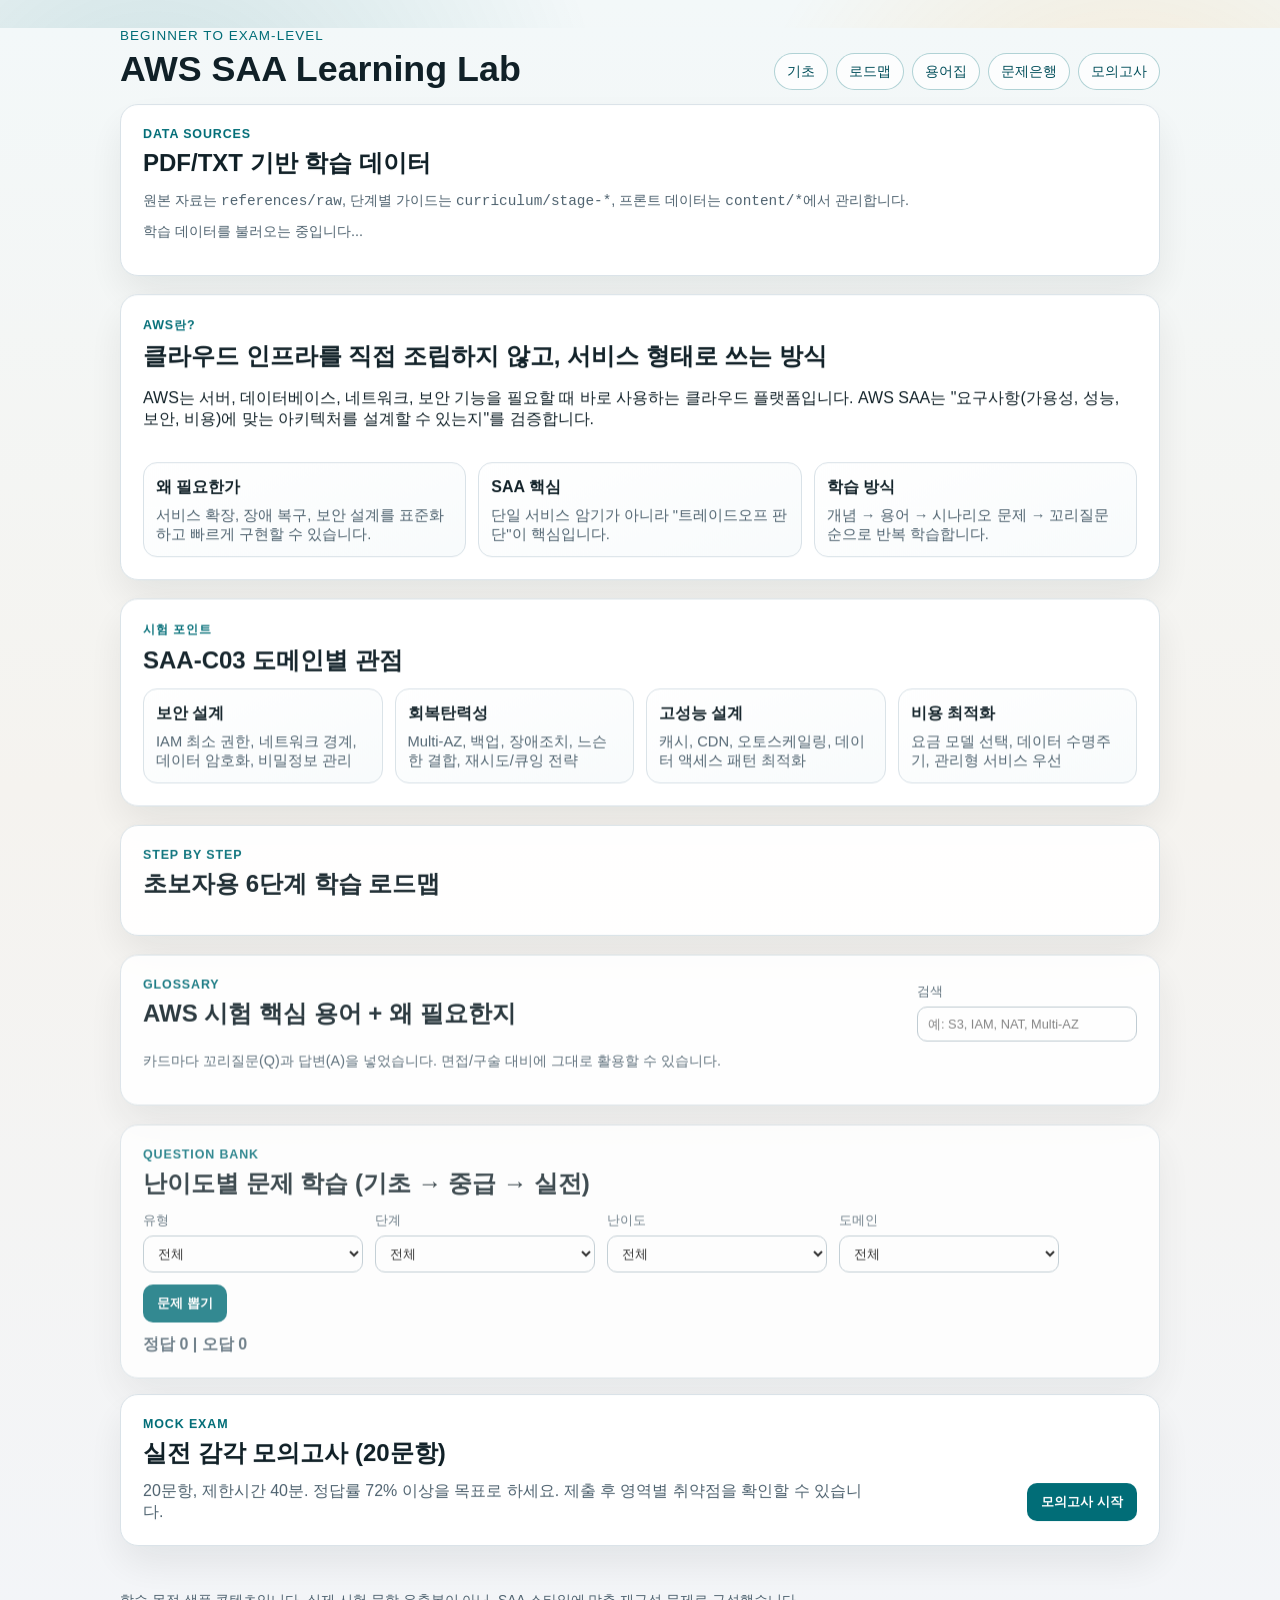
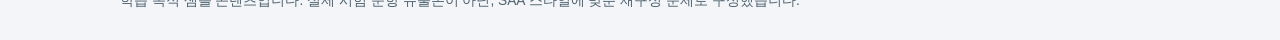
<file: index.html>
<!doctype html>
<html lang="ko">
  <head>
    <meta charset="UTF-8" />
    <meta http-equiv="refresh" content="0; url=./web/" />
    <meta name="viewport" content="width=device-width, initial-scale=1.0" />
    <title>AWS SAA Learning Repository</title>
  </head>
  <body>
    <p><a href="./web/">AWS SAA Learning Lab로 이동</a></p>
  </body>
</html>
</file>
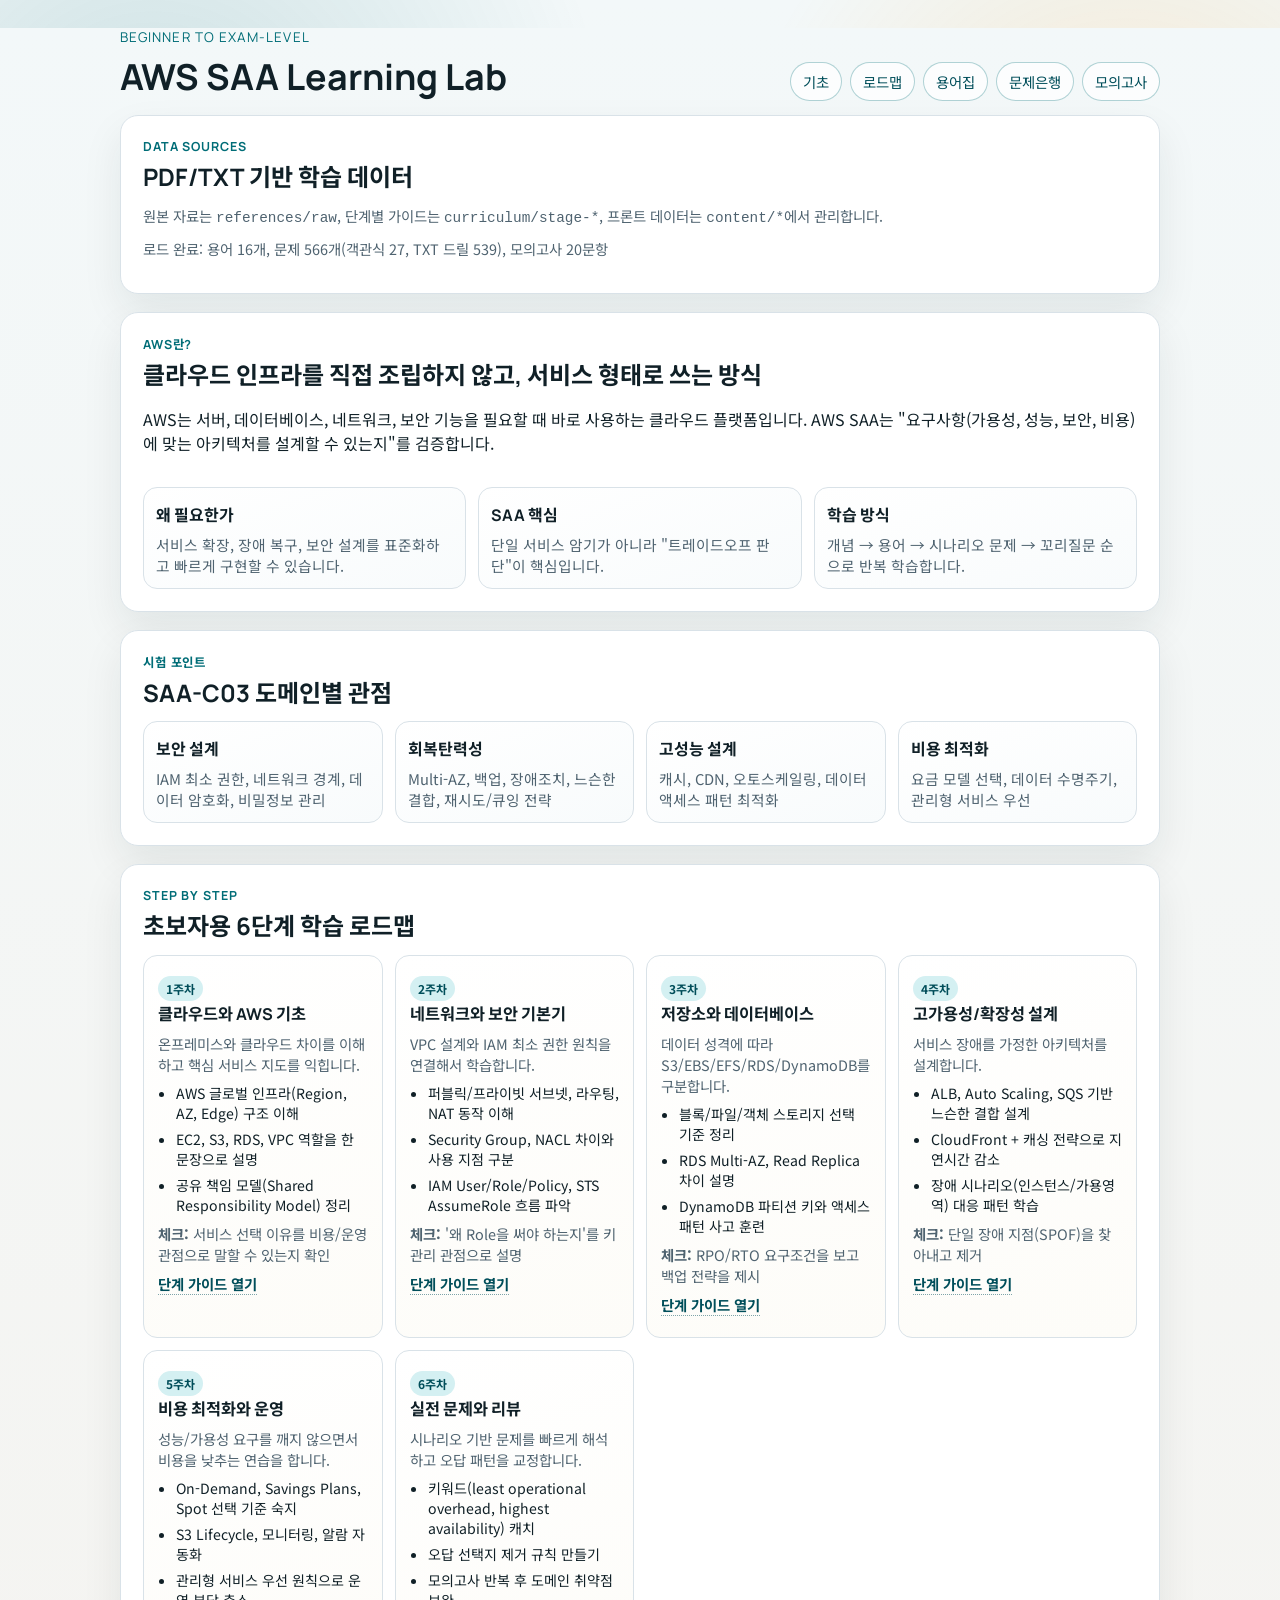
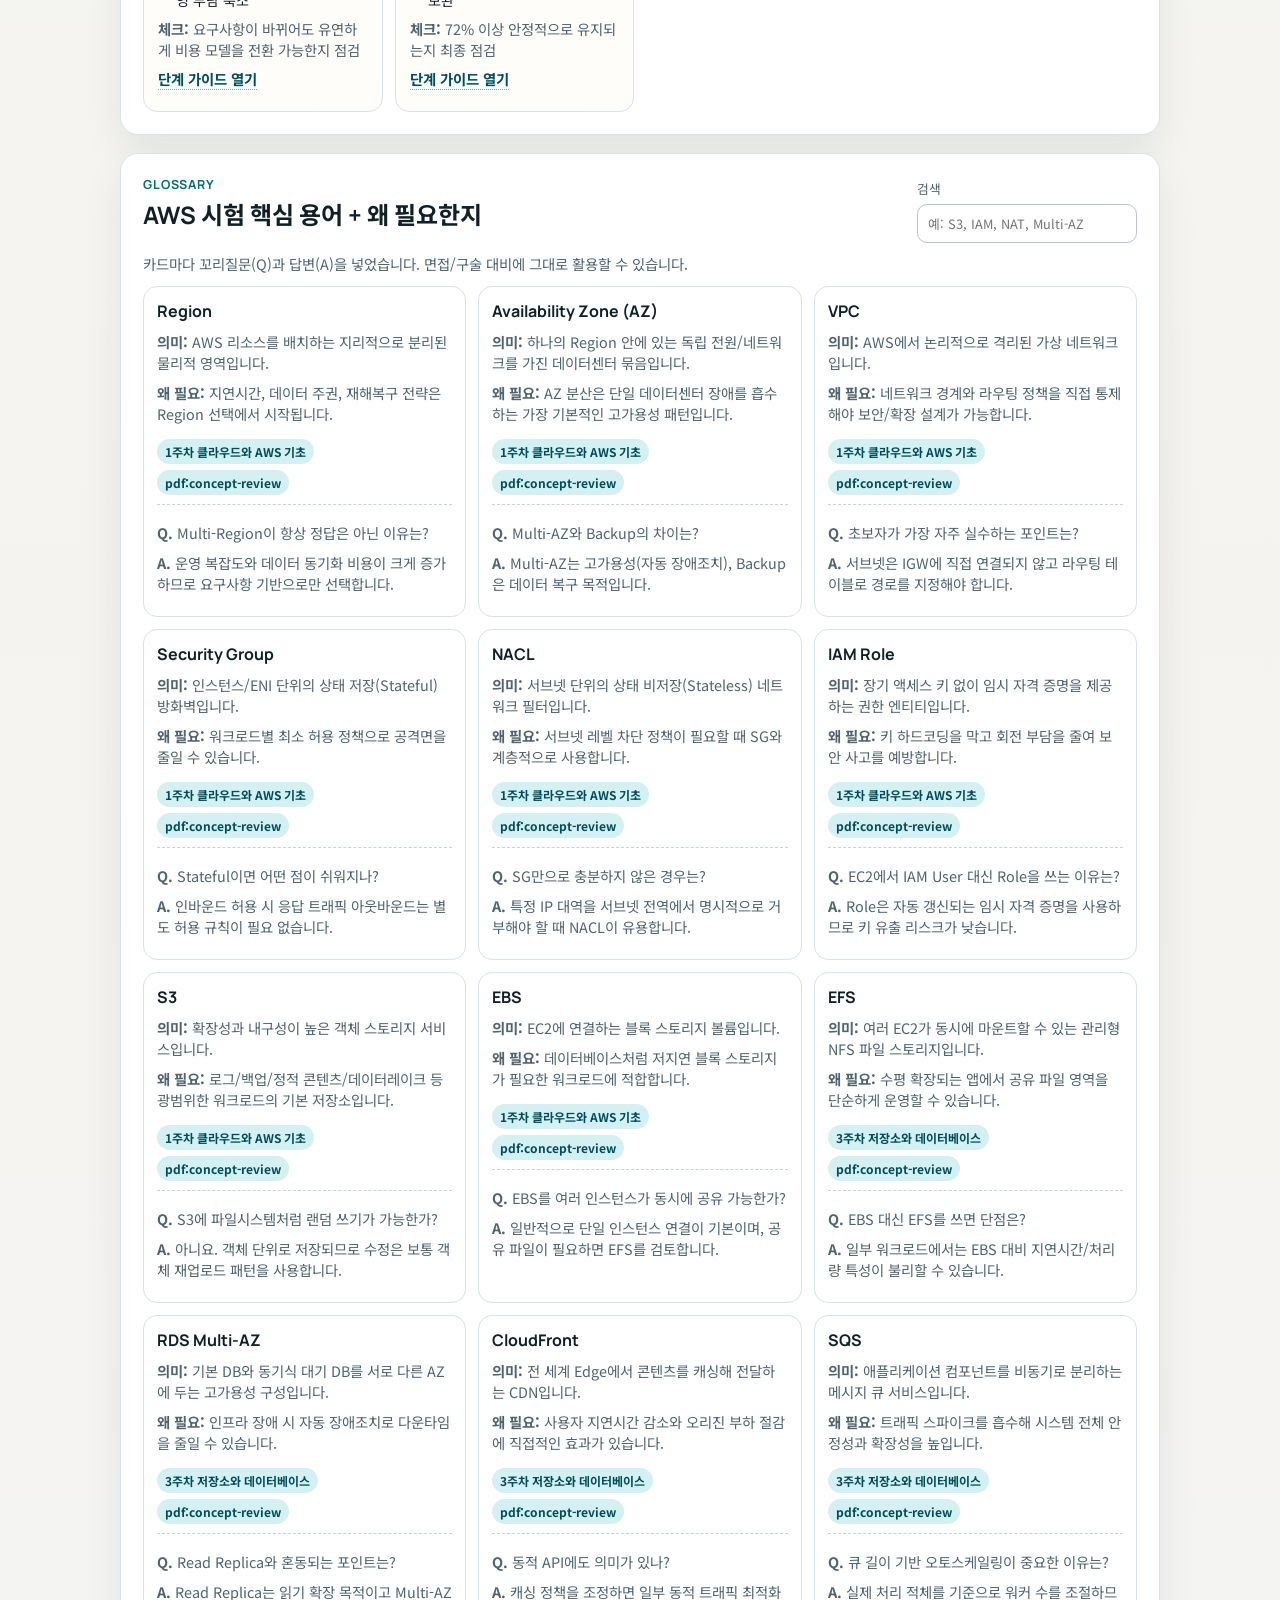
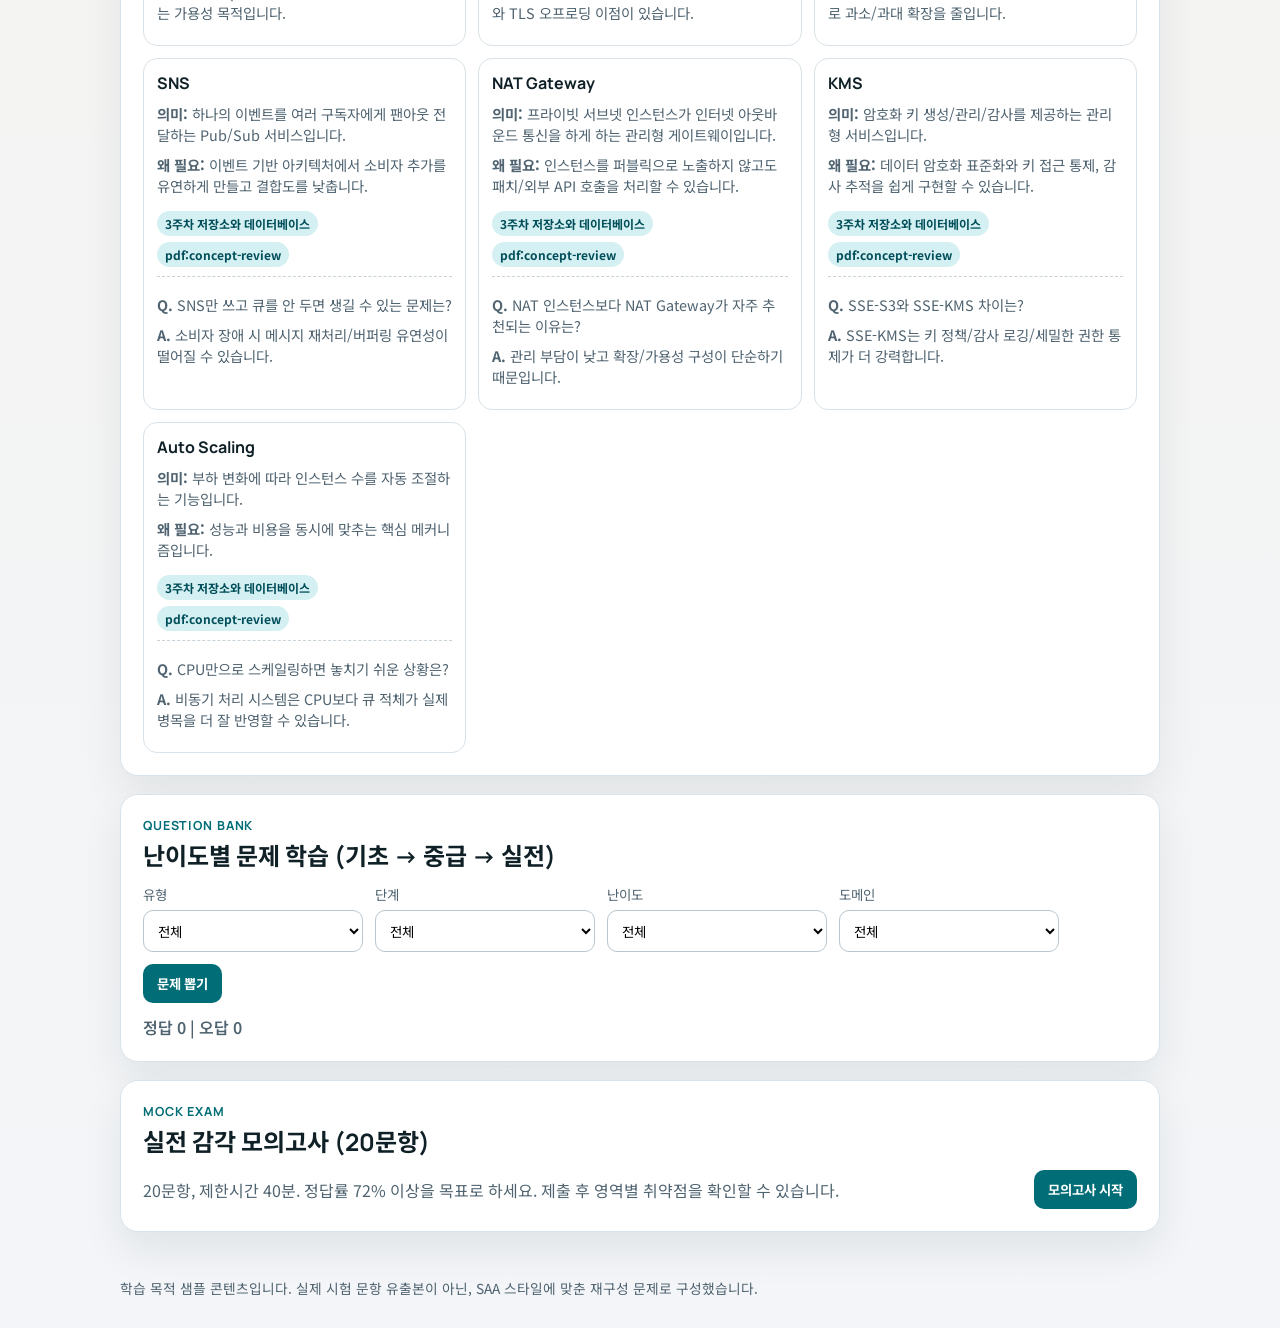
<file: web/index.html>
<!doctype html>
<html lang="ko">
  <head>
    <meta charset="UTF-8" />
    <meta name="viewport" content="width=device-width, initial-scale=1.0" />
    <title>AWS SAA Learning Lab</title>
    <link rel="preconnect" href="https://fonts.googleapis.com" />
    <link rel="preconnect" href="https://fonts.gstatic.com" crossorigin />
    <link
      href="https://fonts.googleapis.com/css2?family=Manrope:wght@500;700;800&family=Noto+Sans+KR:wght@400;500;700&display=swap"
      rel="stylesheet"
    />
    <link rel="stylesheet" href="assets/styles.css" />
  </head>
  <body>
    <div class="ambient"></div>
    <header class="site-header">
      <div class="brand">
        <p class="brand-kicker">Beginner to Exam-Level</p>
        <h1>AWS SAA Learning Lab</h1>
      </div>
      <nav>
        <a href="#intro">기초</a>
        <a href="#roadmap">로드맵</a>
        <a href="#glossary">용어집</a>
        <a href="#practice">문제은행</a>
        <a href="#mock">모의고사</a>
      </nav>
    </header>

    <main>
      <section class="panel">
        <p class="kicker">Data Sources</p>
        <h2>PDF/TXT 기반 학습 데이터</h2>
        <p class="small-note">
          원본 자료는 <code>references/raw</code>, 단계별 가이드는
          <code>curriculum/stage-*</code>, 프론트 데이터는
          <code>content/*</code>에서 관리합니다.
        </p>
        <p id="appStatus" class="small-note">학습 데이터를 불러오는 중입니다...</p>
      </section>

      <section id="intro" class="panel hero">
        <div>
          <p class="kicker">AWS란?</p>
          <h2>클라우드 인프라를 직접 조립하지 않고, 서비스 형태로 쓰는 방식</h2>
          <p>
            AWS는 서버, 데이터베이스, 네트워크, 보안 기능을 필요할 때 바로 사용하는
            클라우드 플랫폼입니다. AWS SAA는 "요구사항(가용성, 성능, 보안, 비용)에 맞는
            아키텍처를 설계할 수 있는지"를 검증합니다.
          </p>
        </div>
        <div class="hero-grid">
          <article>
            <h3>왜 필요한가</h3>
            <p>서비스 확장, 장애 복구, 보안 설계를 표준화하고 빠르게 구현할 수 있습니다.</p>
          </article>
          <article>
            <h3>SAA 핵심</h3>
            <p>단일 서비스 암기가 아니라 "트레이드오프 판단"이 핵심입니다.</p>
          </article>
          <article>
            <h3>학습 방식</h3>
            <p>개념 → 용어 → 시나리오 문제 → 꼬리질문 순으로 반복 학습합니다.</p>
          </article>
        </div>
      </section>

      <section class="panel">
        <p class="kicker">시험 포인트</p>
        <h2>SAA-C03 도메인별 관점</h2>
        <div class="domain-grid">
          <article>
            <h3>보안 설계</h3>
            <p>IAM 최소 권한, 네트워크 경계, 데이터 암호화, 비밀정보 관리</p>
          </article>
          <article>
            <h3>회복탄력성</h3>
            <p>Multi-AZ, 백업, 장애조치, 느슨한 결합, 재시도/큐잉 전략</p>
          </article>
          <article>
            <h3>고성능 설계</h3>
            <p>캐시, CDN, 오토스케일링, 데이터 액세스 패턴 최적화</p>
          </article>
          <article>
            <h3>비용 최적화</h3>
            <p>요금 모델 선택, 데이터 수명주기, 관리형 서비스 우선</p>
          </article>
        </div>
      </section>

      <section id="roadmap" class="panel">
        <p class="kicker">Step by Step</p>
        <h2>초보자용 6단계 학습 로드맵</h2>
        <div id="roadmapGrid" class="roadmap-grid"></div>
      </section>

      <section id="glossary" class="panel">
        <div class="section-head">
          <div>
            <p class="kicker">Glossary</p>
            <h2>AWS 시험 핵심 용어 + 왜 필요한지</h2>
          </div>
          <label class="search-box">
            <span>검색</span>
            <input
              id="glossarySearch"
              type="search"
              placeholder="예: S3, IAM, NAT, Multi-AZ"
              autocomplete="off"
            />
          </label>
        </div>
        <p class="small-note">
          카드마다 꼬리질문(Q)과 답변(A)을 넣었습니다. 면접/구술 대비에 그대로 활용할 수
          있습니다.
        </p>
        <div id="glossaryGrid" class="glossary-grid"></div>
      </section>

      <section id="practice" class="panel">
        <p class="kicker">Question Bank</p>
        <h2>난이도별 문제 학습 (기초 → 중급 → 실전)</h2>
        <div class="controls">
          <label>
            유형
            <select id="practiceType">
              <option value="전체">전체</option>
              <option value="객관식">객관식</option>
              <option value="TXT 실전 드릴">TXT 실전 드릴</option>
            </select>
          </label>
          <label>
            단계
            <select id="practiceStage">
              <option value="전체">전체</option>
            </select>
          </label>
          <label>
            난이도
            <select id="practiceLevel">
              <option value="전체">전체</option>
              <option value="기초">기초</option>
              <option value="중급">중급</option>
              <option value="실전">실전</option>
            </select>
          </label>
          <label>
            도메인
            <select id="practiceDomain">
              <option value="전체">전체</option>
            </select>
          </label>
          <button id="drawQuestionBtn" type="button">문제 뽑기</button>
        </div>
        <div class="score-strip" id="practiceScore">정답 0 | 오답 0</div>
        <article id="practiceCard" class="question-card hidden">
          <div class="question-meta" id="practiceMeta"></div>
          <h3 id="practiceQuestion"></h3>
          <form id="practiceOptions" class="options"></form>
          <div class="actions">
            <button id="submitPracticeBtn" type="button">정답 확인</button>
            <button id="nextPracticeBtn" type="button">다른 문제</button>
          </div>
          <div id="practiceFeedback" class="feedback"></div>
        </article>
      </section>

      <section id="mock" class="panel">
        <p class="kicker">Mock Exam</p>
        <h2>실전 감각 모의고사 (20문항)</h2>
        <div class="mock-intro">
          <p>
            20문항, 제한시간 40분. 정답률 72% 이상을 목표로 하세요. 제출 후 영역별 취약점을
            확인할 수 있습니다.
          </p>
          <button id="startMockBtn" type="button">모의고사 시작</button>
        </div>

        <div id="mockContainer" class="mock-container hidden">
          <div class="mock-head">
            <p id="mockProgress"></p>
            <p id="mockTimer" class="timer">40:00</p>
          </div>
          <article class="question-card">
            <div class="question-meta" id="mockMeta"></div>
            <h3 id="mockQuestion"></h3>
            <form id="mockOptions" class="options"></form>
          </article>
          <div class="actions">
            <button id="mockPrevBtn" type="button">이전</button>
            <button id="mockNextBtn" type="button">다음</button>
            <button id="submitMockBtn" type="button">최종 제출</button>
          </div>
        </div>

        <div id="mockResult" class="result hidden"></div>
      </section>
    </main>

    <footer>
      <p>
        학습 목적 샘플 콘텐츠입니다. 실제 시험 문항 유출본이 아닌, SAA 스타일에 맞춘
        재구성 문제로 구성했습니다.
      </p>
    </footer>

    <script src="assets/app.js"></script>
  </body>
</html>
</file>
<file: web/assets/styles.css>
:root {
  --bg: #f4f5f7;
  --surface: #ffffff;
  --ink: #102027;
  --muted: #4f6370;
  --accent: #006d77;
  --accent-strong: #004e5a;
  --accent-soft: #d4f0f2;
  --line: #d9e2e8;
  --warn: #b34700;
  --ok: #0f8b4c;
  --radius: 18px;
  --shadow: 0 18px 40px rgba(16, 32, 39, 0.08);
}

* {
  box-sizing: border-box;
}

html,
body {
  margin: 0;
  padding: 0;
  font-family: "Noto Sans KR", "Apple SD Gothic Neo", sans-serif;
  color: var(--ink);
  background: linear-gradient(180deg, #f3f8f9 0%, #f5f3ef 48%, #f3f5f8 100%);
}

body {
  min-height: 100vh;
  position: relative;
}

.ambient {
  position: fixed;
  inset: 0;
  pointer-events: none;
  background:
    radial-gradient(circle at 12% 18%, rgba(0, 109, 119, 0.16), transparent 34%),
    radial-gradient(circle at 88% 24%, rgba(255, 152, 0, 0.16), transparent 30%),
    radial-gradient(circle at 72% 82%, rgba(0, 109, 119, 0.1), transparent 33%);
  z-index: -1;
}

h1,
h2,
h3,
.brand-kicker,
.kicker,
nav,
button {
  font-family: "Manrope", "Noto Sans KR", sans-serif;
}

.site-header {
  max-width: 1080px;
  margin: 28px auto 0;
  padding: 0 20px;
  display: flex;
  gap: 18px;
  align-items: flex-end;
  justify-content: space-between;
}

.brand h1 {
  margin: 6px 0 0;
  font-size: clamp(1.45rem, 2.8vw, 2.3rem);
}

.brand-kicker {
  margin: 0;
  color: var(--accent);
  font-size: 0.84rem;
  letter-spacing: 0.08em;
  text-transform: uppercase;
}

nav {
  display: flex;
  flex-wrap: wrap;
  gap: 8px;
}

nav a {
  text-decoration: none;
  color: var(--accent-strong);
  border: 1px solid rgba(0, 109, 119, 0.3);
  padding: 8px 12px;
  border-radius: 999px;
  font-size: 0.9rem;
  background: rgba(255, 255, 255, 0.72);
}

main {
  max-width: 1080px;
  margin: 14px auto 26px;
  padding: 0 20px 20px;
  display: grid;
  gap: 18px;
}

.panel {
  background: var(--surface);
  border: 1px solid var(--line);
  border-radius: var(--radius);
  box-shadow: var(--shadow);
  padding: 22px;
  animation: fadeUp 0.44s ease both;
}

.panel:nth-of-type(2) {
  animation-delay: 0.04s;
}
.panel:nth-of-type(3) {
  animation-delay: 0.08s;
}
.panel:nth-of-type(4) {
  animation-delay: 0.12s;
}
.panel:nth-of-type(5) {
  animation-delay: 0.16s;
}
.panel:nth-of-type(6) {
  animation-delay: 0.2s;
}

@keyframes fadeUp {
  from {
    opacity: 0;
    transform: translateY(12px);
  }
  to {
    opacity: 1;
    transform: translateY(0);
  }
}

.hero {
  display: grid;
  gap: 16px;
}

.hero h2,
.panel h2 {
  margin: 6px 0 12px;
  line-height: 1.34;
}

.kicker {
  margin: 0;
  color: var(--accent);
  text-transform: uppercase;
  letter-spacing: 0.07em;
  font-weight: 700;
  font-size: 0.78rem;
}

.hero-grid,
.domain-grid,
.roadmap-grid,
.glossary-grid {
  display: grid;
  gap: 12px;
}

.hero-grid,
.domain-grid {
  grid-template-columns: repeat(auto-fit, minmax(180px, 1fr));
}

.hero-grid article,
.domain-grid article {
  border: 1px solid var(--line);
  border-radius: 14px;
  background: linear-gradient(160deg, #fff, #f8fbfc);
  padding: 12px;
}

.hero-grid h3,
.domain-grid h3 {
  margin: 2px 0 8px;
  font-size: 1rem;
}

.hero-grid p,
.domain-grid p {
  margin: 0;
  color: var(--muted);
  font-size: 0.92rem;
}

.roadmap-grid {
  grid-template-columns: repeat(auto-fit, minmax(230px, 1fr));
}

.roadmap-card {
  border: 1px solid var(--line);
  border-radius: 14px;
  padding: 14px;
  background: linear-gradient(165deg, #fff, #fdfcf8);
}

.roadmap-card h3 {
  margin: 0;
  font-size: 1.02rem;
}

.roadmap-card p {
  margin: 8px 0;
  color: var(--muted);
  font-size: 0.9rem;
}

.roadmap-card ul {
  margin: 0;
  padding-left: 18px;
  color: var(--ink);
  font-size: 0.88rem;
}

.roadmap-card li + li {
  margin-top: 6px;
}

.doc-link {
  color: var(--accent-strong);
  font-weight: 700;
  text-decoration: none;
  border-bottom: 1px dotted rgba(0, 78, 90, 0.5);
}

.doc-link:hover {
  color: var(--accent);
}

.section-head {
  display: flex;
  gap: 16px;
  justify-content: space-between;
  align-items: flex-end;
  flex-wrap: wrap;
}

.search-box {
  display: grid;
  gap: 6px;
  font-size: 0.8rem;
  color: var(--muted);
}

.search-box input,
select {
  border: 1px solid #b8c6ce;
  border-radius: 10px;
  padding: 9px 10px;
  font: inherit;
  min-width: 220px;
  background: #fff;
}

.small-note {
  color: var(--muted);
  font-size: 0.9rem;
  margin: 10px 0 12px;
}

.glossary-grid {
  grid-template-columns: repeat(auto-fit, minmax(250px, 1fr));
}

.glossary-card {
  border: 1px solid var(--line);
  border-radius: 14px;
  padding: 13px;
  background: #fff;
}

.glossary-card h3 {
  margin: 0;
  font-size: 1rem;
}

.glossary-card p {
  margin: 9px 0;
  color: var(--muted);
  font-size: 0.9rem;
}

.glossary-card .qa {
  margin-top: 8px;
  border-top: 1px dashed #c7d2d9;
  padding-top: 8px;
  font-size: 0.85rem;
}

.controls {
  display: flex;
  flex-wrap: wrap;
  gap: 12px;
  align-items: end;
}

.controls label {
  display: grid;
  gap: 6px;
  font-size: 0.84rem;
  color: var(--muted);
}

button {
  border: none;
  border-radius: 10px;
  padding: 10px 14px;
  background: var(--accent);
  color: #fff;
  font-weight: 700;
  cursor: pointer;
}

button:hover {
  background: var(--accent-strong);
}

.score-strip {
  margin-top: 12px;
  color: var(--muted);
  font-weight: 600;
}

.question-card {
  margin-top: 12px;
  border: 1px solid var(--line);
  border-radius: 14px;
  padding: 14px;
  background: linear-gradient(165deg, #fff, #fcfdfd);
}

.question-card h3 {
  margin-top: 8px;
  line-height: 1.45;
  font-size: 1rem;
}

.question-meta {
  color: var(--accent-strong);
  font-size: 0.83rem;
  font-weight: 700;
}

.options {
  margin-top: 8px;
  display: grid;
  gap: 8px;
}

.options label {
  display: flex;
  gap: 8px;
  align-items: flex-start;
  border: 1px solid var(--line);
  border-radius: 10px;
  padding: 8px 10px;
  background: #fff;
}

.actions {
  margin-top: 10px;
  display: flex;
  flex-wrap: wrap;
  gap: 8px;
}

.actions button:nth-child(2) {
  background: #4a6572;
}

.actions button:nth-child(2):hover {
  background: #324651;
}

.actions button:nth-child(3) {
  background: #ad5700;
}

.actions button:nth-child(3):hover {
  background: #8a4400;
}

.feedback {
  margin-top: 12px;
  border-radius: 10px;
  padding: 10px;
  font-size: 0.9rem;
  line-height: 1.5;
}

.feedback.ok {
  background: #e8f8ef;
  border: 1px solid #b6ebc9;
}

.feedback.fail {
  background: #fff3eb;
  border: 1px solid #ffcda9;
}

.mock-intro {
  display: flex;
  gap: 12px;
  align-items: center;
  justify-content: space-between;
  flex-wrap: wrap;
}

.mock-intro p {
  margin: 0;
  color: var(--muted);
  max-width: 720px;
}

.mock-container {
  margin-top: 14px;
}

.mock-head {
  display: flex;
  justify-content: space-between;
  align-items: center;
  margin-bottom: 8px;
}

.timer {
  font-weight: 800;
  color: var(--warn);
}

.result {
  margin-top: 14px;
  border: 1px solid var(--line);
  border-radius: 12px;
  padding: 14px;
  background: #fff;
}

.result p {
  margin: 0 0 8px;
  color: var(--muted);
}

.tag {
  display: inline-block;
  margin-right: 6px;
  margin-top: 6px;
  border-radius: 999px;
  font-size: 0.75rem;
  padding: 4px 8px;
  background: var(--accent-soft);
  color: var(--accent-strong);
  font-weight: 700;
}

.hidden {
  display: none;
}

footer {
  max-width: 1080px;
  margin: 0 auto 30px;
  padding: 0 20px;
  color: var(--muted);
  font-size: 0.86rem;
}

@media (max-width: 760px) {
  .site-header {
    align-items: flex-start;
    flex-direction: column;
  }

  nav a {
    font-size: 0.85rem;
    padding: 7px 10px;
  }

  .panel {
    padding: 16px;
  }

  .search-box input,
  select {
    min-width: auto;
    width: 100%;
  }

  .controls {
    align-items: stretch;
  }
}
</file>
